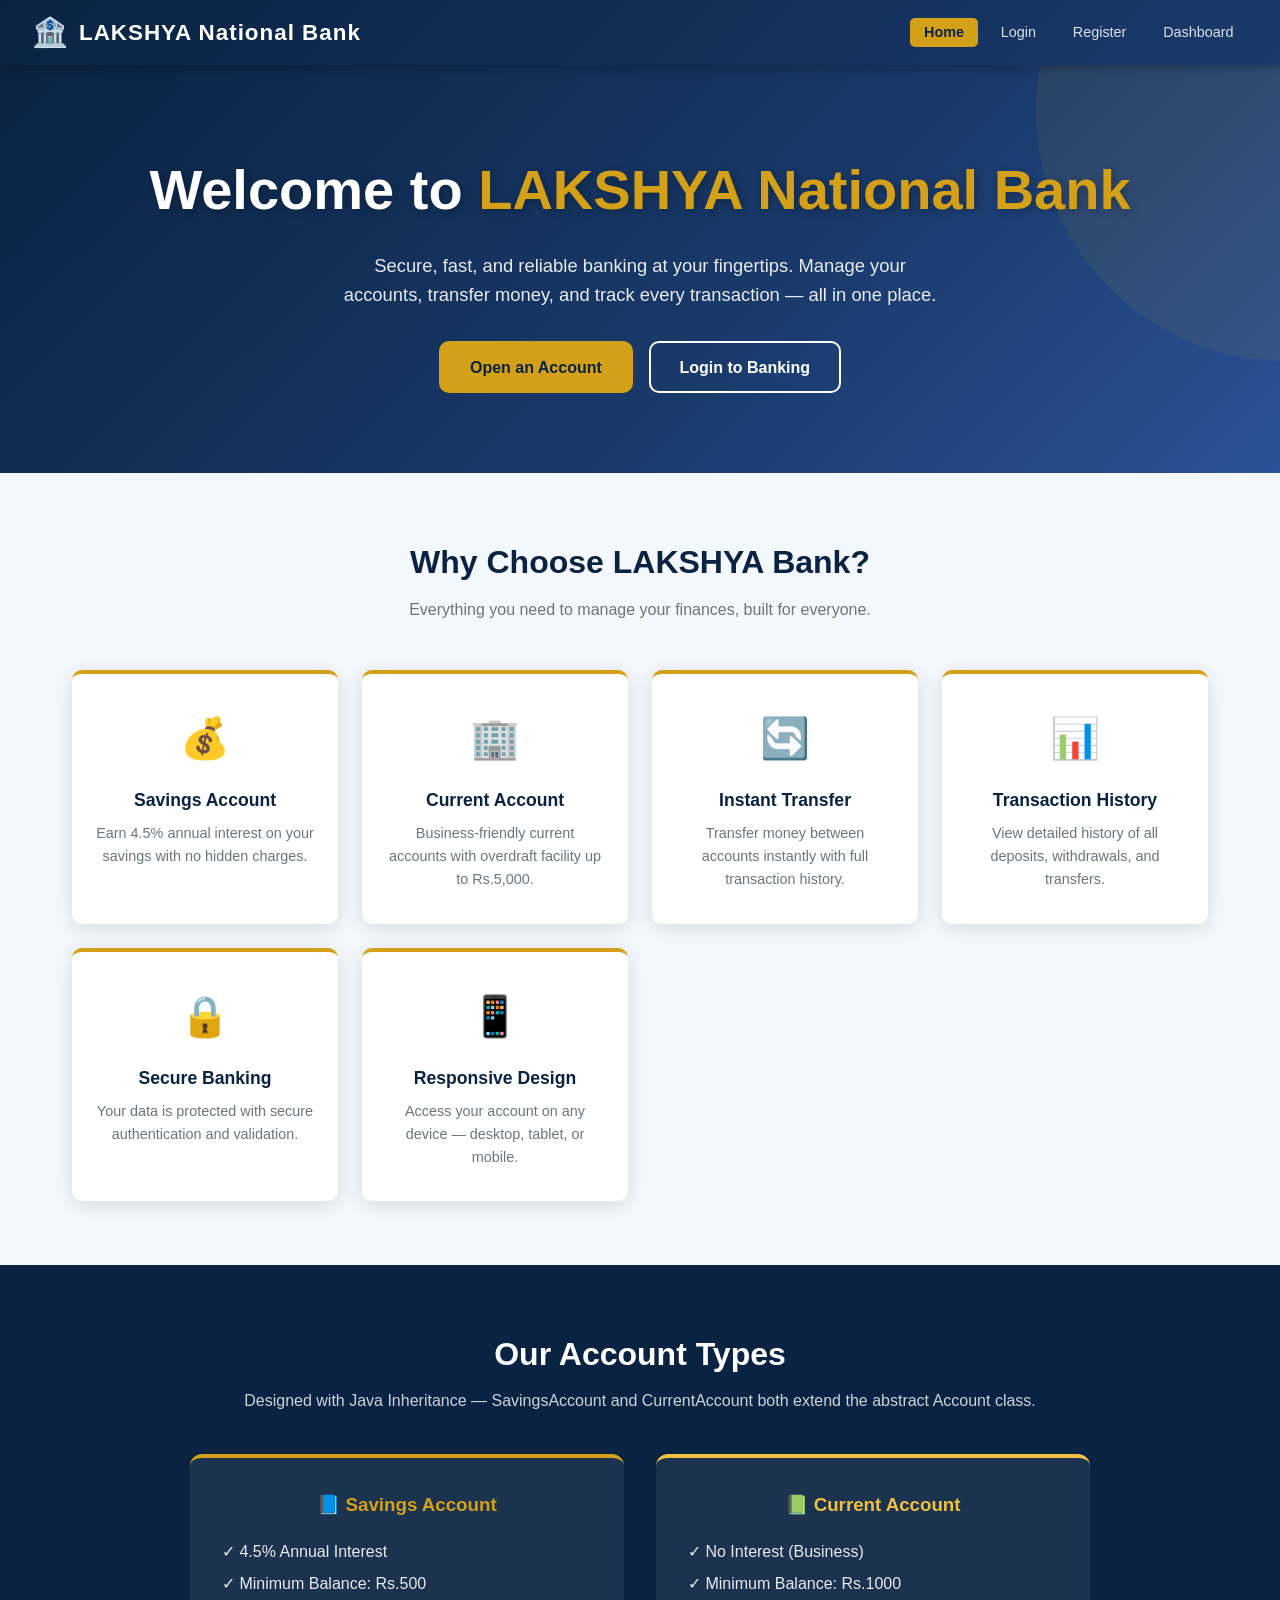
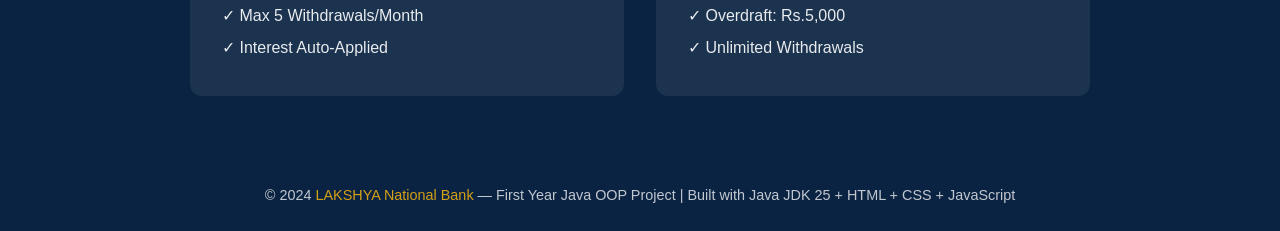
<file: frontend/index.html>
<!DOCTYPE html>
<html lang="en">
<head>
    <meta charset="UTF-8">
    <meta name="viewport" content="width=device-width, initial-scale=1.0">
    <title>LAKSHYA National Bank - Home</title>
    <link rel="stylesheet" href="css/style.css">
</head>
<body>

<!-- ===== NAVBAR ===== -->
<nav class="navbar">
    <div class="navbar-brand">
        <span class="logo-icon">🏦</span>
        LAKSHYA National Bank
    </div>
    <ul class="navbar-nav">
        <li><a href="index.html" class="active">Home</a></li>
        <li><a href="login.html">Login</a></li>
        <li><a href="register.html">Register</a></li>
        <li><a href="dashboard.html">Dashboard</a></li>
    </ul>
    <div class="hamburger" aria-label="Toggle menu">
        <span></span><span></span><span></span>
    </div>
</nav>

<!-- ===== HERO SECTION ===== -->
<section class="hero">
    <h1>Welcome to <span>LAKSHYA National Bank</span></h1>
    <p>Secure, fast, and reliable banking at your fingertips.
       Manage your accounts, transfer money, and track every transaction
       — all in one place.</p>
    <div class="hero-buttons">
        <a href="register.html" class="btn btn-primary">Open an Account</a>
        <a href="login.html"    class="btn btn-outline">Login to Banking</a>
    </div>
</section>

<!-- ===== FEATURES ===== -->
<section class="features">
    <div class="section-title">
        <h2>Why Choose LAKSHYA Bank?</h2>
        <p>Everything you need to manage your finances, built for everyone.</p>
    </div>

    <div class="features-grid">
        <div class="feature-card fade-in">
            <span class="feature-icon">💰</span>
            <h3>Savings Account</h3>
            <p>Earn 4.5% annual interest on your savings with no hidden charges.</p>
        </div>
        <div class="feature-card fade-in">
            <span class="feature-icon">🏢</span>
            <h3>Current Account</h3>
            <p>Business-friendly current accounts with overdraft facility up to Rs.5,000.</p>
        </div>
        <div class="feature-card fade-in">
            <span class="feature-icon">🔄</span>
            <h3>Instant Transfer</h3>
            <p>Transfer money between accounts instantly with full transaction history.</p>
        </div>
        <div class="feature-card fade-in">
            <span class="feature-icon">📊</span>
            <h3>Transaction History</h3>
            <p>View detailed history of all deposits, withdrawals, and transfers.</p>
        </div>
        <div class="feature-card fade-in">
            <span class="feature-icon">🔒</span>
            <h3>Secure Banking</h3>
            <p>Your data is protected with secure authentication and validation.</p>
        </div>
        <div class="feature-card fade-in">
            <span class="feature-icon">📱</span>
            <h3>Responsive Design</h3>
            <p>Access your account on any device — desktop, tablet, or mobile.</p>
        </div>
    </div>
</section>

<!-- ===== ACCOUNT TYPES ===== -->
<section style="background:var(--primary); padding:4rem 2rem; color:#fff;">
    <div style="max-width:900px; margin:0 auto; text-align:center;">
        <h2 style="font-size:2rem; margin-bottom:0.5rem;">Our Account Types</h2>
        <p style="opacity:0.8; margin-bottom:2.5rem;">Designed with Java Inheritance — SavingsAccount and CurrentAccount both extend the abstract Account class.</p>
        <div style="display:grid; grid-template-columns:1fr 1fr; gap:2rem;">
            <div style="background:rgba(255,255,255,0.07); border-radius:12px; padding:2rem; border-top:4px solid var(--accent);">
                <h3 style="color:var(--accent); margin-bottom:1rem;">📘 Savings Account</h3>
                <ul style="list-style:none; text-align:left; opacity:0.9; line-height:2;">
                    <li>✓ 4.5% Annual Interest</li>
                    <li>✓ Minimum Balance: Rs.500</li>
                    <li>✓ Max 5 Withdrawals/Month</li>
                    <li>✓ Interest Auto-Applied</li>
                </ul>
            </div>
            <div style="background:rgba(255,255,255,0.07); border-radius:12px; padding:2rem; border-top:4px solid var(--accent-light);">
                <h3 style="color:var(--accent-light); margin-bottom:1rem;">📗 Current Account</h3>
                <ul style="list-style:none; text-align:left; opacity:0.9; line-height:2;">
                    <li>✓ No Interest (Business)</li>
                    <li>✓ Minimum Balance: Rs.1000</li>
                    <li>✓ Overdraft: Rs.5,000</li>
                    <li>✓ Unlimited Withdrawals</li>
                </ul>
            </div>
        </div>
    </div>
</section>

<!-- ===== FOOTER ===== -->
<footer>
    <p>&copy; 2024 <span>LAKSHYA National Bank</span> — First Year Java OOP Project | Built with Java JDK 25 + HTML + CSS + JavaScript</p>
</footer>

<script src="js/script.js"></script>
</body>
</html>
</file>
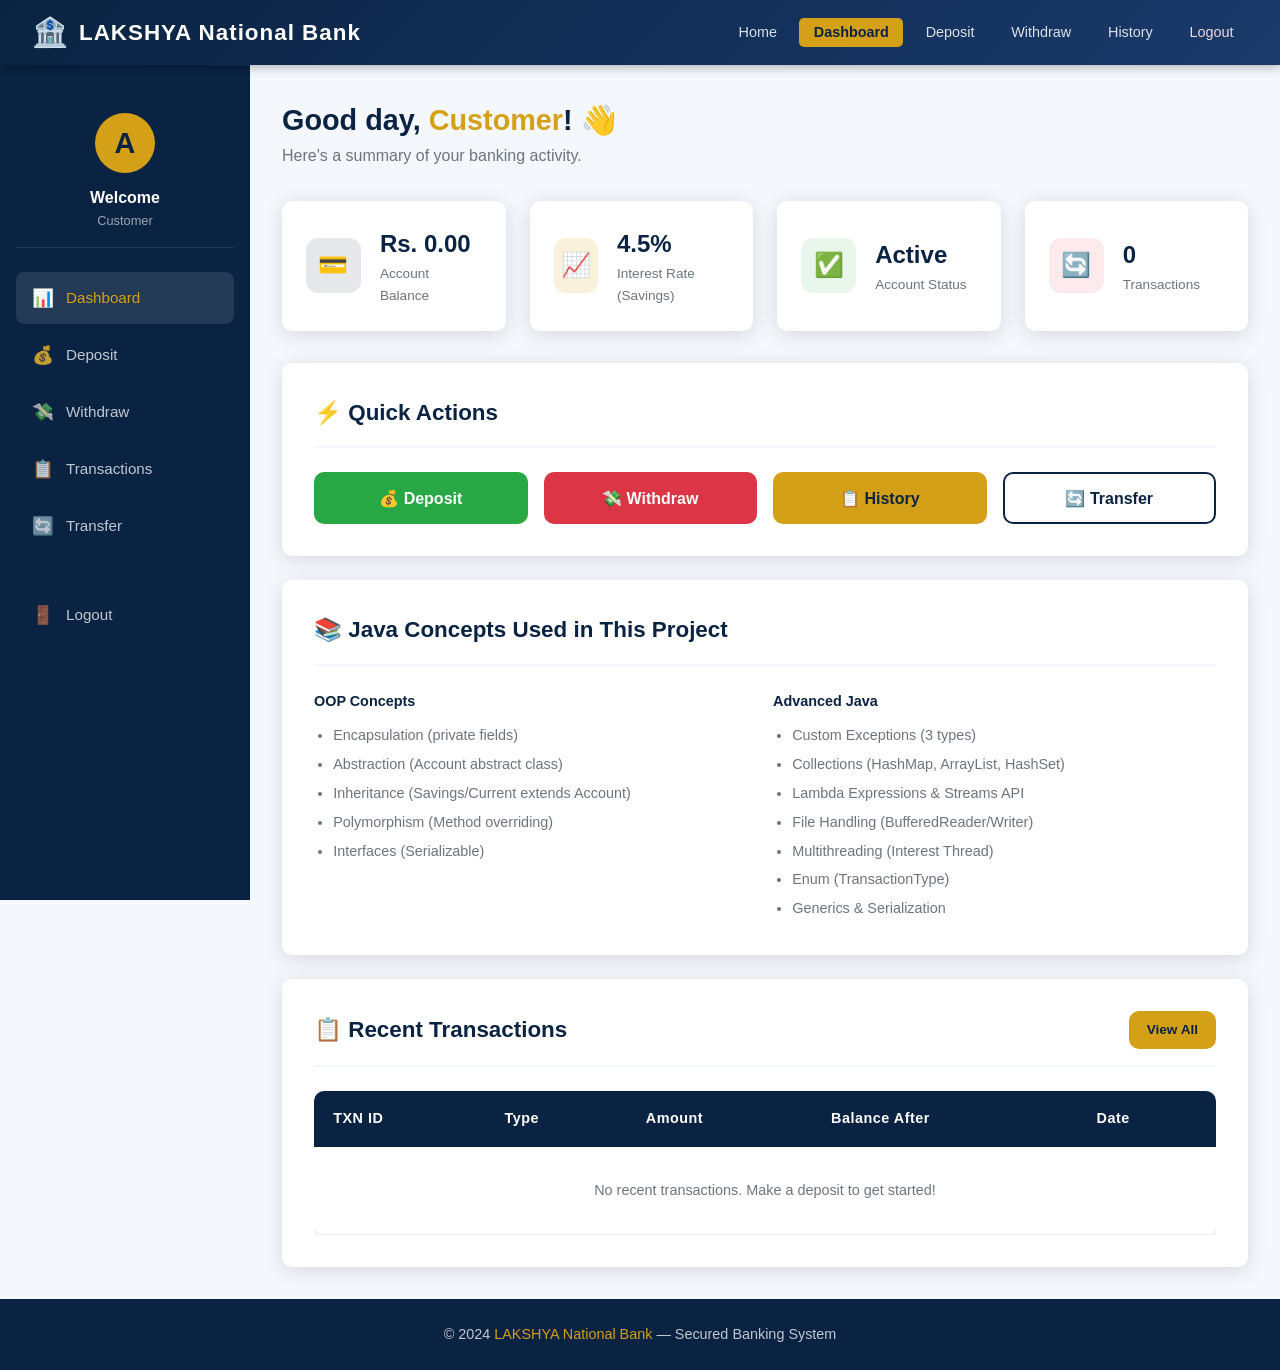
<file: frontend/dashboard.html>
<!DOCTYPE html>
<html lang="en">
<head>
    <meta charset="UTF-8">
    <meta name="viewport" content="width=device-width, initial-scale=1.0">
    <title>LAKSHYA National Bank - Dashboard</title>
    <link rel="stylesheet" href="css/style.css">
</head>
<body>

<!-- ===== NAVBAR ===== -->
<nav class="navbar">
    <div class="navbar-brand">
        <span class="logo-icon">🏦</span>
        LAKSHYA National Bank
    </div>
    <ul class="navbar-nav">
        <li><a href="index.html">Home</a></li>
        <li><a href="dashboard.html" class="active">Dashboard</a></li>
        <li><a href="deposit.html">Deposit</a></li>
        <li><a href="withdraw.html">Withdraw</a></li>
        <li><a href="history.html">History</a></li>
        <li><a href="#" id="logoutBtn" style="color:#f8d7da;">Logout</a></li>
    </ul>
    <div class="hamburger"><span></span><span></span><span></span></div>
</nav>

<!-- ===== DASHBOARD LAYOUT ===== -->
<div class="dashboard-layout">

    <!-- SIDEBAR -->
    <aside class="sidebar">
        <div class="sidebar-user">
            <div class="user-avatar">A</div>
            <h4 class="user-display-name">Welcome</h4>
            <p>Customer</p>
        </div>
        <ul class="sidebar-nav">
            <li><a href="dashboard.html" class="active"><span class="nav-icon">📊</span> Dashboard</a></li>
            <li><a href="deposit.html"><span class="nav-icon">💰</span> Deposit</a></li>
            <li><a href="withdraw.html"><span class="nav-icon">💸</span> Withdraw</a></li>
            <li><a href="history.html"><span class="nav-icon">📋</span> Transactions</a></li>
            <li><a href="#" onclick="alert('Transfer: Use the Java console app for transfers.')"><span class="nav-icon">🔄</span> Transfer</a></li>
            <li style="margin-top:auto; padding-top:2rem;">
                <a href="#" id="logoutSidebar"><span class="nav-icon">🚪</span> Logout</a>
            </li>
        </ul>
    </aside>

    <!-- MAIN CONTENT -->
    <main class="dashboard-main">

        <div class="dashboard-header">
            <h1>Good day, <span class="user-display-name" style="color:var(--accent);">Customer</span>! 👋</h1>
            <p>Here's a summary of your banking activity.</p>
        </div>

        <!-- Stats Cards -->
        <div class="stats-grid">
            <div class="stat-card">
                <div class="stat-icon blue">💳</div>
                <div class="stat-info">
                    <h3 id="currentBalance">Rs. 0.00</h3>
                    <p>Account Balance</p>
                </div>
            </div>
            <div class="stat-card">
                <div class="stat-icon gold">📈</div>
                <div class="stat-info">
                    <h3>4.5%</h3>
                    <p>Interest Rate (Savings)</p>
                </div>
            </div>
            <div class="stat-card">
                <div class="stat-icon green">✅</div>
                <div class="stat-info">
                    <h3>Active</h3>
                    <p>Account Status</p>
                </div>
            </div>
            <div class="stat-card">
                <div class="stat-icon red">🔄</div>
                <div class="stat-info">
                    <h3 id="txnCount">0</h3>
                    <p>Transactions</p>
                </div>
            </div>
        </div>

        <!-- Quick Actions -->
        <div class="card mb-3">
            <div class="card-header">
                <h2>⚡ Quick Actions</h2>
            </div>
            <div style="display:grid; grid-template-columns: repeat(auto-fit, minmax(140px,1fr)); gap:1rem;">
                <a href="deposit.html" class="btn btn-success">💰 Deposit</a>
                <a href="withdraw.html" class="btn btn-danger">💸 Withdraw</a>
                <a href="history.html" class="btn btn-primary">📋 History</a>
                <button class="btn btn-outline" style="color:var(--primary); border-color:var(--primary);"
                        onclick="alert('Transfer feature: Run the Java backend (Main.java) for full transfer functionality.')">
                    🔄 Transfer
                </button>
            </div>
        </div>

        <!-- Java Concepts Summary -->
        <div class="card mb-3">
            <div class="card-header">
                <h2>📚 Java Concepts Used in This Project</h2>
            </div>
            <div style="display:grid; grid-template-columns:1fr 1fr; gap:1rem; font-size:0.9rem;">
                <div>
                    <strong style="color:var(--primary);">OOP Concepts</strong>
                    <ul style="margin-top:0.5rem; padding-left:1.2rem; line-height:2; color:var(--text-muted);">
                        <li>Encapsulation (private fields)</li>
                        <li>Abstraction (Account abstract class)</li>
                        <li>Inheritance (Savings/Current extends Account)</li>
                        <li>Polymorphism (Method overriding)</li>
                        <li>Interfaces (Serializable)</li>
                    </ul>
                </div>
                <div>
                    <strong style="color:var(--primary);">Advanced Java</strong>
                    <ul style="margin-top:0.5rem; padding-left:1.2rem; line-height:2; color:var(--text-muted);">
                        <li>Custom Exceptions (3 types)</li>
                        <li>Collections (HashMap, ArrayList, HashSet)</li>
                        <li>Lambda Expressions & Streams API</li>
                        <li>File Handling (BufferedReader/Writer)</li>
                        <li>Multithreading (Interest Thread)</li>
                        <li>Enum (TransactionType)</li>
                        <li>Generics & Serialization</li>
                    </ul>
                </div>
            </div>
        </div>

        <!-- Recent Transactions Preview -->
        <div class="card">
            <div class="card-header d-flex justify-between align-center">
                <h2>📋 Recent Transactions</h2>
                <a href="history.html" class="btn btn-primary" style="padding:0.4rem 1rem; font-size:0.85rem;">View All</a>
            </div>
            <div class="table-wrapper">
                <table>
                    <thead>
                        <tr>
                            <th>TXN ID</th>
                            <th>Type</th>
                            <th>Amount</th>
                            <th>Balance After</th>
                            <th>Date</th>
                        </tr>
                    </thead>
                    <tbody id="recentTxnBody">
                        <tr>
                            <td colspan="5" class="text-center" style="padding:2rem; color:var(--text-muted);">
                                No recent transactions. Make a deposit to get started!
                            </td>
                        </tr>
                    </tbody>
                </table>
            </div>
        </div>

    </main>
</div>

<!-- Footer -->
<footer>
    <p>&copy; 2024 <span>LAKSHYA National Bank</span> — Secured Banking System</p>
</footer>

<script src="js/script.js"></script>
<script>
    // Load dashboard data
    window.addEventListener('DOMContentLoaded', () => {
        const user = JSON.parse(localStorage.getItem('currentUser') || '{}');

        // Check for any account balance stored
        const accountKeys = Object.keys(localStorage).filter(k => k.startsWith('balance_'));
        let totalBal = 0;
        accountKeys.forEach(k => { totalBal += parseFloat(localStorage.getItem(k) || 0); });
        document.getElementById('currentBalance').textContent = 'Rs. ' + totalBal.toFixed(2);

        // Count transactions
        const txnKeys = Object.keys(localStorage).filter(k => k.startsWith('txns_'));
        let txnCount = 0;
        txnKeys.forEach(k => {
            const txns = JSON.parse(localStorage.getItem(k) || '[]');
            txnCount += txns.length;
        });
        document.getElementById('txnCount').textContent = txnCount;

        // Load recent transactions
        const tbody = document.getElementById('recentTxnBody');
        let allTxns = [];
        txnKeys.forEach(k => {
            const txns = JSON.parse(localStorage.getItem(k) || '[]');
            allTxns = allTxns.concat(txns);
        });

        if (allTxns.length > 0) {
            allTxns = allTxns.slice(0, 5); // show 5 most recent
            tbody.innerHTML = '';
            allTxns.forEach(t => {
                const badge = t.type === 'DEPOSIT'
                    ? '<span class="badge badge-success">DEPOSIT</span>'
                    : '<span class="badge badge-danger">WITHDRAWAL</span>';
                tbody.innerHTML += `
                    <tr>
                        <td>${t.id}</td>
                        <td>${badge}</td>
                        <td class="${t.type === 'DEPOSIT' ? 'amount-deposit' : 'amount-withdrawal'}">Rs. ${t.amount}</td>
                        <td>Rs. ${t.balance}</td>
                        <td>${t.date}</td>
                    </tr>`;
            });
        }
    });

    document.getElementById('logoutSidebar')?.addEventListener('click', function(e){
        e.preventDefault();
        localStorage.removeItem('currentUser');
        window.location.href = 'login.html';
    });
</script>
</body>
</html>
</file>
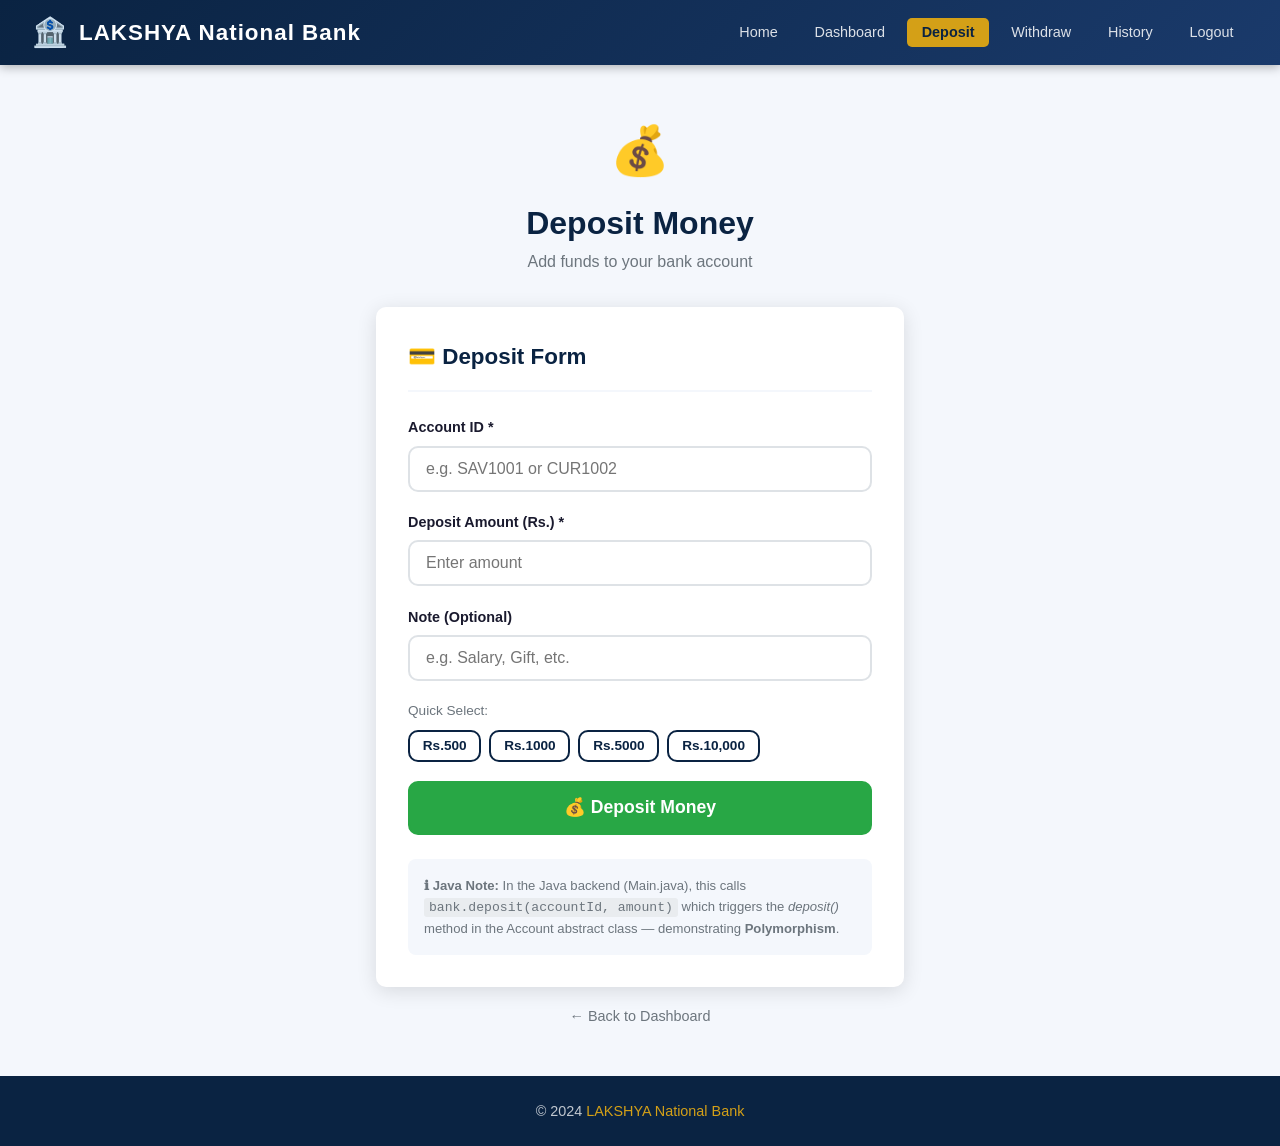
<file: frontend/deposit.html>
<!DOCTYPE html>
<html lang="en">
<head>
    <meta charset="UTF-8">
    <meta name="viewport" content="width=device-width, initial-scale=1.0">
    <title>LAKSHYA National Bank - Deposit</title>
    <link rel="stylesheet" href="css/style.css">
</head>
<body>

<!-- NAVBAR -->
<nav class="navbar">
    <div class="navbar-brand"><span class="logo-icon">🏦</span> LAKSHYA National Bank</div>
    <ul class="navbar-nav">
        <li><a href="index.html">Home</a></li>
        <li><a href="dashboard.html">Dashboard</a></li>
        <li><a href="deposit.html" class="active">Deposit</a></li>
        <li><a href="withdraw.html">Withdraw</a></li>
        <li><a href="history.html">History</a></li>
        <li><a href="login.html">Logout</a></li>
    </ul>
    <div class="hamburger"><span></span><span></span><span></span></div>
</nav>

<div style="max-width:560px; margin:3rem auto; padding:0 1rem;">

    <!-- Page Title -->
    <div style="text-align:center; margin-bottom:2rem;">
        <div style="font-size:3rem;">💰</div>
        <h1 style="color:var(--primary); margin-top:0.5rem;">Deposit Money</h1>
        <p style="color:var(--text-muted);">Add funds to your bank account</p>
    </div>

    <div class="card fade-in">
        <div class="card-header">
            <h2>💳 Deposit Form</h2>
        </div>

        <div id="depositAlert" class="alert"></div>

        <form id="depositForm" novalidate>

            <div class="form-group">
                <label for="depositAccountId">Account ID *</label>
                <input type="text" id="depositAccountId" class="form-control"
                       placeholder="e.g. SAV1001 or CUR1002" required>
                <span class="error-message" id="depositAccountIdError"></span>
            </div>

            <div class="form-group">
                <label for="depositAmount">Deposit Amount (Rs.) *</label>
                <input type="number" id="depositAmount" class="form-control"
                       placeholder="Enter amount" min="1" step="0.01" required>
                <span class="error-message" id="depositAmountError"></span>
                <small id="amountPreview" style="color:var(--primary); font-weight:600; margin-top:0.3rem; display:block;"></small>
            </div>

            <div class="form-group">
                <label for="depositNote">Note (Optional)</label>
                <input type="text" id="depositNote" class="form-control"
                       placeholder="e.g. Salary, Gift, etc.">
            </div>

            <!-- Quick Amount Buttons -->
            <div style="margin-bottom:1.2rem;">
                <p style="font-size:0.85rem; color:var(--text-muted); margin-bottom:0.5rem;">Quick Select:</p>
                <div style="display:flex; gap:0.5rem; flex-wrap:wrap;">
                    <button type="button" class="btn btn-outline quick-amt"
                            style="color:var(--primary); border-color:var(--primary); padding:0.4rem 0.8rem; font-size:0.85rem;"
                            data-amount="500">Rs.500</button>
                    <button type="button" class="btn btn-outline quick-amt"
                            style="color:var(--primary); border-color:var(--primary); padding:0.4rem 0.8rem; font-size:0.85rem;"
                            data-amount="1000">Rs.1000</button>
                    <button type="button" class="btn btn-outline quick-amt"
                            style="color:var(--primary); border-color:var(--primary); padding:0.4rem 0.8rem; font-size:0.85rem;"
                            data-amount="5000">Rs.5000</button>
                    <button type="button" class="btn btn-outline quick-amt"
                            style="color:var(--primary); border-color:var(--primary); padding:0.4rem 0.8rem; font-size:0.85rem;"
                            data-amount="10000">Rs.10,000</button>
                </div>
            </div>

            <button type="submit" id="depositBtn" class="btn btn-success btn-block" style="font-size:1.1rem; padding:0.9rem;">
                💰 Deposit Money
            </button>
        </form>

        <div style="margin-top:1.5rem; background:var(--light-bg); padding:1rem; border-radius:8px; font-size:0.82rem; color:var(--text-muted);">
            <strong>ℹ Java Note:</strong> In the Java backend (Main.java), this calls
            <code style="background:#e9ecef; padding:2px 5px; border-radius:3px;">bank.deposit(accountId, amount)</code>
            which triggers the <em>deposit()</em> method in the Account abstract class — demonstrating <strong>Polymorphism</strong>.
        </div>
    </div>

    <div class="text-center mt-2">
        <a href="dashboard.html" style="color:var(--text-muted); font-size:0.9rem;">← Back to Dashboard</a>
    </div>
</div>

<!-- Footer -->
<footer style="margin-top:3rem;">
    <p>&copy; 2024 <span>LAKSHYA National Bank</span></p>
</footer>

<script src="js/script.js"></script>
<script>
    // Quick amount buttons
    document.querySelectorAll('.quick-amt').forEach(btn => {
        btn.addEventListener('click', function () {
            const amountField = document.getElementById('depositAmount');
            const preview     = document.getElementById('amountPreview');
            amountField.value = this.dataset.amount;
            preview.textContent = 'Amount: Rs. ' + parseFloat(this.dataset.amount).toFixed(2);
            amountField.focus();
        });
    });
</script>
</body>
</html>
</file>
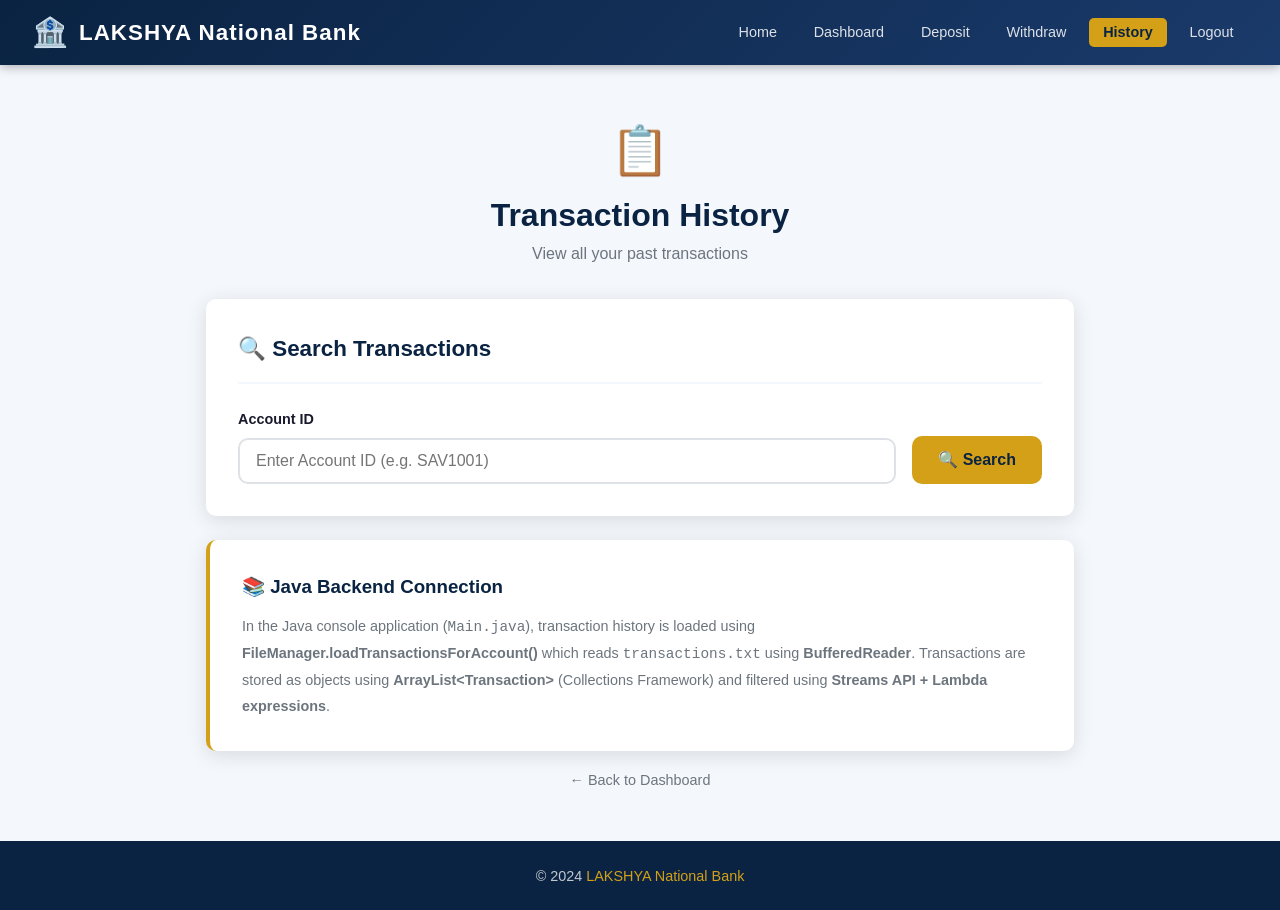
<file: frontend/history.html>
<!DOCTYPE html>
<html lang="en">
<head>
    <meta charset="UTF-8">
    <meta name="viewport" content="width=device-width, initial-scale=1.0">
    <title>LAKSHYA National Bank - Transaction History</title>
    <link rel="stylesheet" href="css/style.css">
</head>
<body>

<!-- NAVBAR -->
<nav class="navbar">
    <div class="navbar-brand"><span class="logo-icon">🏦</span> LAKSHYA National Bank</div>
    <ul class="navbar-nav">
        <li><a href="index.html">Home</a></li>
        <li><a href="dashboard.html">Dashboard</a></li>
        <li><a href="deposit.html">Deposit</a></li>
        <li><a href="withdraw.html">Withdraw</a></li>
        <li><a href="history.html" class="active">History</a></li>
        <li><a href="login.html">Logout</a></li>
    </ul>
    <div class="hamburger"><span></span><span></span><span></span></div>
</nav>

<div style="max-width:900px; margin:3rem auto; padding:0 1rem;">

    <!-- Title -->
    <div style="text-align:center; margin-bottom:2rem;">
        <div style="font-size:3rem;">📋</div>
        <h1 style="color:var(--primary);">Transaction History</h1>
        <p style="color:var(--text-muted);">View all your past transactions</p>
    </div>

    <!-- Search Form -->
    <div class="card fade-in mb-3">
        <div class="card-header">
            <h2>🔍 Search Transactions</h2>
        </div>
        <form id="historyForm" style="display:flex; gap:1rem; align-items:flex-end; flex-wrap:wrap;">
            <div class="form-group" style="flex:1; min-width:200px; margin-bottom:0;">
                <label for="historyAccountId">Account ID</label>
                <input type="text" id="historyAccountId" class="form-control"
                       placeholder="Enter Account ID (e.g. SAV1001)">
            </div>
            <button type="submit" class="btn btn-primary" style="height:48px; padding:0 1.5rem;">
                🔍 Search
            </button>
        </form>
    </div>

    <!-- Summary Cards (populated by JS) -->
    <div id="summaryCards" class="stats-grid mb-3 hidden">
        <div class="stat-card">
            <div class="stat-icon green">⬆</div>
            <div class="stat-info">
                <h3 id="totalDeposits">Rs. 0</h3>
                <p>Total Deposits</p>
            </div>
        </div>
        <div class="stat-card">
            <div class="stat-icon red">⬇</div>
            <div class="stat-info">
                <h3 id="totalWithdrawals">Rs. 0</h3>
                <p>Total Withdrawals</p>
            </div>
        </div>
        <div class="stat-card">
            <div class="stat-icon blue">🔢</div>
            <div class="stat-info">
                <h3 id="totalCount">0</h3>
                <p>Total Transactions</p>
            </div>
        </div>
    </div>

    <!-- Transactions Table -->
    <div id="historyTable" class="card hidden">
        <div class="card-header">
            <h2>📃 Transaction Records</h2>
        </div>
        <div class="table-wrapper">
            <table>
                <thead>
                    <tr>
                        <th>Transaction ID</th>
                        <th>Type</th>
                        <th>Amount</th>
                        <th>Balance After</th>
                        <th>Date & Time</th>
                    </tr>
                </thead>
                <tbody id="historyTableBody"></tbody>
            </table>
        </div>
    </div>

    <!-- Java Connection Note -->
    <div class="card mt-3" style="border-left:4px solid var(--accent);">
        <h3 style="color:var(--primary); margin-bottom:0.75rem;">📚 Java Backend Connection</h3>
        <p style="color:var(--text-muted); font-size:0.9rem; line-height:1.8;">
            In the Java console application (<code>Main.java</code>), transaction history is loaded using
            <strong>FileManager.loadTransactionsForAccount()</strong> which reads <code>transactions.txt</code>
            using <strong>BufferedReader</strong>. Transactions are stored as objects using
            <strong>ArrayList&lt;Transaction&gt;</strong> (Collections Framework) and filtered using
            <strong>Streams API + Lambda expressions</strong>.
        </p>
    </div>

    <div class="text-center mt-2">
        <a href="dashboard.html" style="color:var(--text-muted); font-size:0.9rem;">← Back to Dashboard</a>
    </div>
</div>

<footer style="margin-top:3rem;">
    <p>&copy; 2024 <span>LAKSHYA National Bank</span></p>
</footer>

<script src="js/script.js"></script>
<script>
    // Override form submission to also update summary
    document.getElementById('historyForm').addEventListener('submit', function (e) {
        // let script.js handle table rendering, then update summaries
        setTimeout(() => {
            const accountId = document.getElementById('historyAccountId').value.trim();
            const txns = JSON.parse(localStorage.getItem('txns_' + accountId) || '[]');

            if (txns.length > 0) {
                let deposits = 0, withdrawals = 0;
                txns.forEach(t => {
                    if (t.type === 'DEPOSIT')    deposits += parseFloat(t.amount);
                    else                         withdrawals += parseFloat(t.amount);
                });
                document.getElementById('totalDeposits').textContent    = 'Rs. ' + deposits.toFixed(2);
                document.getElementById('totalWithdrawals').textContent = 'Rs. ' + withdrawals.toFixed(2);
                document.getElementById('totalCount').textContent       = txns.length;
                document.getElementById('summaryCards').classList.remove('hidden');
            }
        }, 100);
    });
</script>
</body>
</html>
</file>
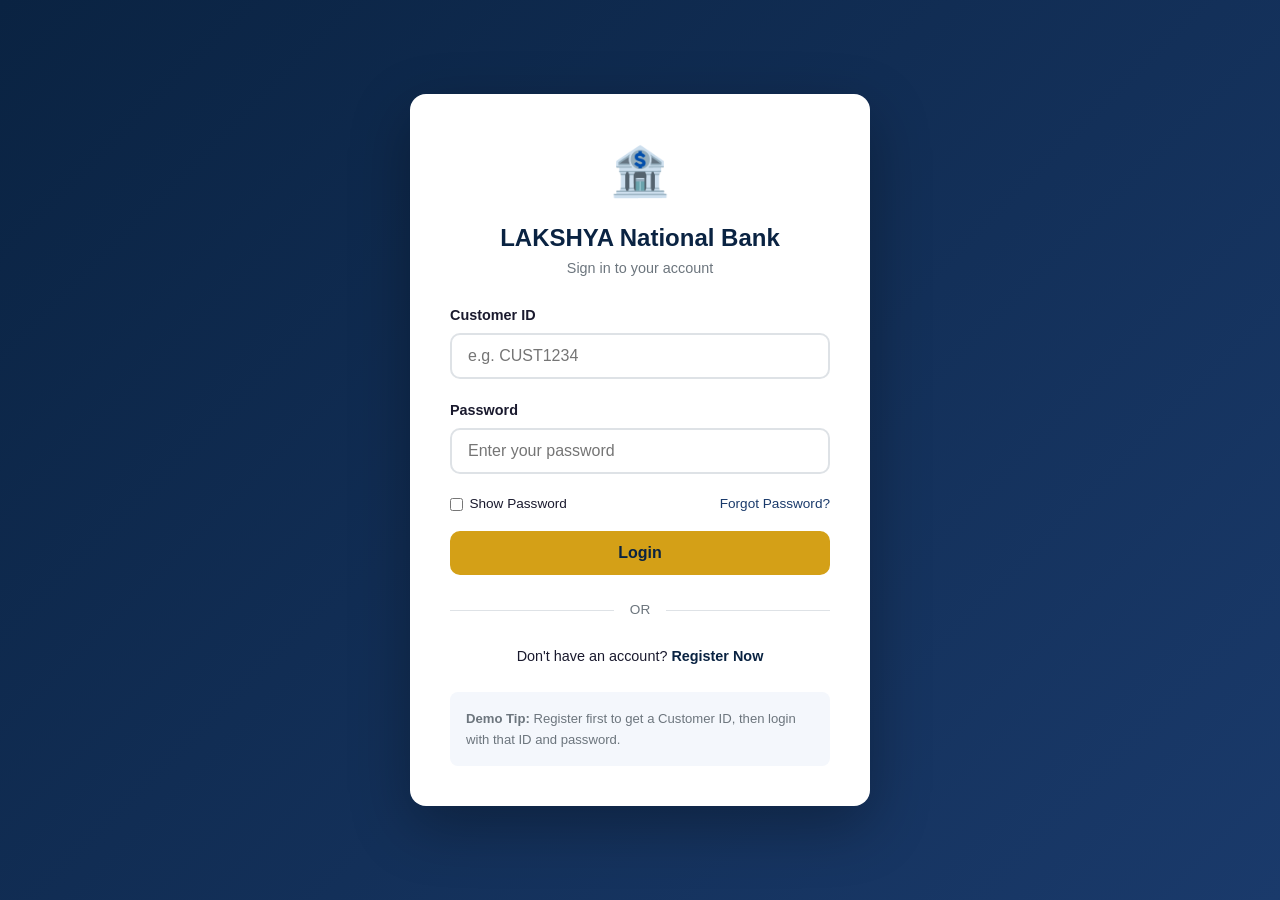
<file: frontend/login.html>
<!DOCTYPE html>
<html lang="en">
<head>
    <meta charset="UTF-8">
    <meta name="viewport" content="width=device-width, initial-scale=1.0">
    <title>LAKSHYA National Bank - Login</title>
    <link rel="stylesheet" href="css/style.css">
</head>
<body>

<div class="auth-wrapper">
    <div class="auth-card fade-in">

        <!-- Logo -->
        <div class="auth-logo">
            <div class="bank-icon">🏦</div>
            <h2>LAKSHYA National Bank</h2>
            <p>Sign in to your account</p>
        </div>

        <!-- Alert -->
        <div id="loginAlert" class="alert"></div>

        <!-- Login Form -->
        <form id="loginForm" novalidate>

            <div class="form-group">
                <label for="loginId">Customer ID</label>
                <input type="text" id="loginId" class="form-control"
                       placeholder="e.g. CUST1234" autocomplete="username" required>
                <span class="error-message" id="loginIdError"></span>
            </div>

            <div class="form-group">
                <label for="loginPassword">Password</label>
                <input type="password" id="loginPassword" class="form-control"
                       placeholder="Enter your password" autocomplete="current-password" required>
                <span class="error-message" id="loginPasswordError"></span>
            </div>

            <div class="d-flex justify-between align-center mb-2" style="font-size:0.85rem;">
                <label style="display:flex;align-items:center;gap:0.4rem;cursor:pointer;">
                    <input type="checkbox" id="showPassword"> Show Password
                </label>
                <a href="#" style="color:var(--primary-light);">Forgot Password?</a>
            </div>

            <button type="submit" id="loginBtn" class="btn btn-primary btn-block">
                Login
            </button>
        </form>

        <div class="divider">OR</div>

        <div class="text-center" style="font-size:0.9rem;">
            Don't have an account? <a href="register.html"><strong>Register Now</strong></a>
        </div>

        <div style="margin-top:1.5rem; background:var(--light-bg); padding:1rem; border-radius:8px; font-size:0.82rem; color:var(--text-muted);">
            <strong>Demo Tip:</strong> Register first to get a Customer ID, then login with that ID and password.
        </div>
    </div>
</div>

<script src="js/script.js"></script>
<script>
    // Show/hide password toggle
    document.getElementById('showPassword').addEventListener('change', function () {
        const pwd = document.getElementById('loginPassword');
        pwd.type = this.checked ? 'text' : 'password';
    });
</script>
</body>
</html>
</file>
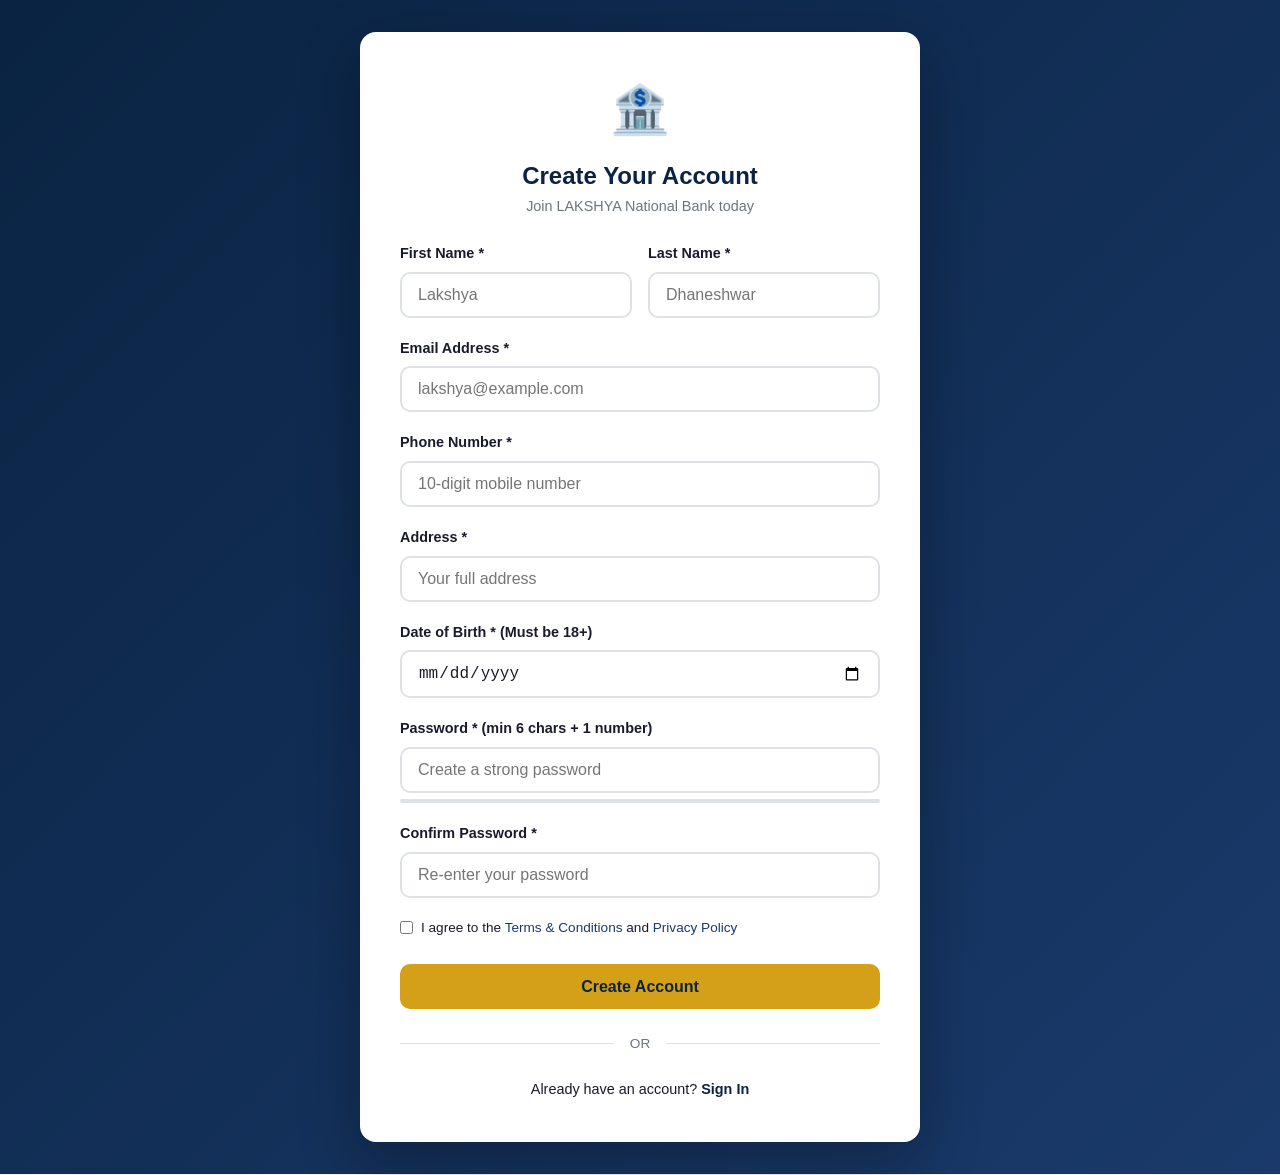
<file: frontend/register.html>
<!DOCTYPE html>
<html lang="en">
<head>
    <meta charset="UTF-8">
    <meta name="viewport" content="width=device-width, initial-scale=1.0">
    <title>LAKSHYA National Bank - Register</title>
    <link rel="stylesheet" href="css/style.css">
</head>
<body>

<div class="auth-wrapper" style="padding: 2rem 1rem;">
    <div class="auth-card fade-in" style="max-width:560px;">

        <!-- Logo -->
        <div class="auth-logo">
            <div class="bank-icon">🏦</div>
            <h2>Create Your Account</h2>
            <p>Join LAKSHYA National Bank today</p>
        </div>

        <!-- Alert -->
        <div id="formAlert" class="alert"></div>

        <!-- Registration Form -->
        <form id="registerForm" novalidate>

            <div style="display:grid; grid-template-columns:1fr 1fr; gap:1rem;">
                <div class="form-group">
                    <label for="firstName">First Name *</label>
                    <input type="text" id="firstName" class="form-control"
                           placeholder="Lakshya" required>
                    <span class="error-message" id="firstNameError"></span>
                </div>
                <div class="form-group">
                    <label for="lastName">Last Name *</label>
                    <input type="text" id="lastName" class="form-control"
                           placeholder="Dhaneshwar" required>
                    <span class="error-message" id="lastNameError"></span>
                </div>
            </div>

            <div class="form-group">
                <label for="email">Email Address *</label>
                <input type="email" id="email" class="form-control"
                       placeholder="lakshya@example.com" required>
                <span class="error-message" id="emailError"></span>
            </div>

            <div class="form-group">
                <label for="phone">Phone Number *</label>
                <input type="tel" id="phone" class="form-control"
                       placeholder="10-digit mobile number" maxlength="10" required>
                <span class="error-message" id="phoneError"></span>
            </div>

            <div class="form-group">
                <label for="address">Address *</label>
                <input type="text" id="address" class="form-control"
                       placeholder="Your full address" required>
                <span class="error-message" id="addressError"></span>
            </div>

            <div class="form-group">
                <label for="dob">Date of Birth * (Must be 18+)</label>
                <input type="date" id="dob" class="form-control" required>
                <span class="error-message" id="dobError"></span>
            </div>

            <div class="form-group">
                <label for="password">Password * (min 6 chars + 1 number)</label>
                <input type="password" id="password" class="form-control"
                       placeholder="Create a strong password" required>
                <span class="error-message" id="passwordError"></span>
                <!-- Password Strength -->
                <div style="margin-top:0.4rem;">
                    <div style="height:4px; background:#dee2e6; border-radius:2px; overflow:hidden;">
                        <div id="strengthBar" style="height:100%; width:0%; transition:all 0.3s;"></div>
                    </div>
                    <small id="strengthText" style="color:var(--text-muted);"></small>
                </div>
            </div>

            <div class="form-group">
                <label for="confirmPassword">Confirm Password *</label>
                <input type="password" id="confirmPassword" class="form-control"
                       placeholder="Re-enter your password" required>
                <span class="error-message" id="confirmPasswordError"></span>
            </div>

            <div class="form-group" style="display:flex;align-items:flex-start;gap:0.5rem;">
                <input type="checkbox" id="terms" style="margin-top:4px;">
                <label for="terms" style="font-weight:400; font-size:0.85rem; cursor:pointer;">
                    I agree to the <a href="#" style="color:var(--primary-light);">Terms & Conditions</a>
                    and <a href="#" style="color:var(--primary-light);">Privacy Policy</a>
                </label>
            </div>

            <button type="submit" id="registerBtn" class="btn btn-primary btn-block">
                Create Account
            </button>
        </form>

        <div class="divider">OR</div>
        <div class="text-center" style="font-size:0.9rem;">
            Already have an account? <a href="login.html"><strong>Sign In</strong></a>
        </div>
    </div>
</div>

<script src="js/script.js"></script>
<script>
    // Check terms before submit
    document.getElementById('registerForm').addEventListener('submit', function(e) {
        if (!document.getElementById('terms').checked) {
            e.stopImmediatePropagation();
            e.preventDefault();
            showAlert('formAlert', 'Please accept the Terms & Conditions to proceed.', 'warning');
        }
    }, true);
</script>
</body>
</html>
</file>
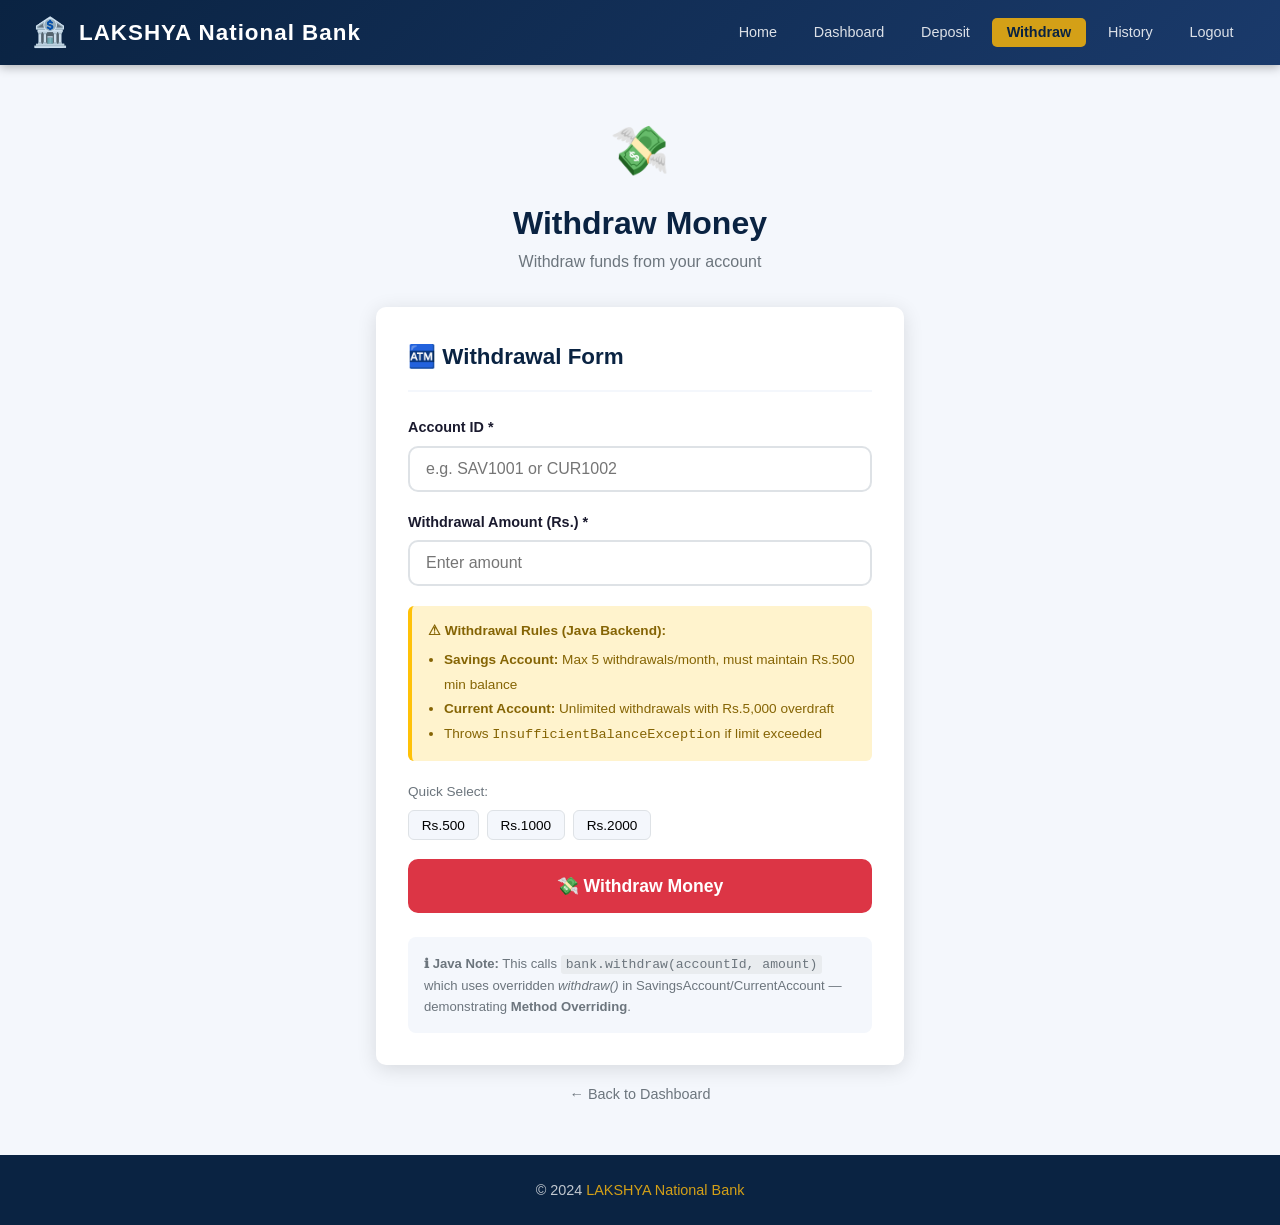
<file: frontend/withdraw.html>
<!DOCTYPE html>
<html lang="en">
<head>
    <meta charset="UTF-8">
    <meta name="viewport" content="width=device-width, initial-scale=1.0">
    <title>LAKSHYA National Bank - Withdraw</title>
    <link rel="stylesheet" href="css/style.css">
</head>
<body>

<!-- NAVBAR -->
<nav class="navbar">
    <div class="navbar-brand"><span class="logo-icon">🏦</span> LAKSHYA National Bank</div>
    <ul class="navbar-nav">
        <li><a href="index.html">Home</a></li>
        <li><a href="dashboard.html">Dashboard</a></li>
        <li><a href="deposit.html">Deposit</a></li>
        <li><a href="withdraw.html" class="active">Withdraw</a></li>
        <li><a href="history.html">History</a></li>
        <li><a href="login.html">Logout</a></li>
    </ul>
    <div class="hamburger"><span></span><span></span><span></span></div>
</nav>

<div style="max-width:560px; margin:3rem auto; padding:0 1rem;">

    <!-- Page Title -->
    <div style="text-align:center; margin-bottom:2rem;">
        <div style="font-size:3rem;">💸</div>
        <h1 style="color:var(--primary); margin-top:0.5rem;">Withdraw Money</h1>
        <p style="color:var(--text-muted);">Withdraw funds from your account</p>
    </div>

    <div class="card fade-in">
        <div class="card-header">
            <h2>🏧 Withdrawal Form</h2>
        </div>

        <div id="withdrawAlert" class="alert"></div>

        <form id="withdrawForm" novalidate>

            <div class="form-group">
                <label for="withdrawAccountId">Account ID *</label>
                <input type="text" id="withdrawAccountId" class="form-control"
                       placeholder="e.g. SAV1001 or CUR1002" required>
                <span class="error-message" id="withdrawAccountIdError"></span>
            </div>

            <div class="form-group">
                <label for="withdrawAmount">Withdrawal Amount (Rs.) *</label>
                <input type="number" id="withdrawAmount" class="form-control"
                       placeholder="Enter amount" min="1" step="0.01" required>
                <span class="error-message" id="withdrawAmountError"></span>
            </div>

            <!-- Rules Info Box -->
            <div style="background:#fff3cd; border-left:4px solid var(--warning);
                        padding:0.9rem 1rem; border-radius:6px; font-size:0.85rem;
                        color:#856404; margin-bottom:1.2rem;">
                <strong>⚠ Withdrawal Rules (Java Backend):</strong>
                <ul style="margin-top:0.4rem; padding-left:1rem; line-height:1.8;">
                    <li><strong>Savings Account:</strong> Max 5 withdrawals/month, must maintain Rs.500 min balance</li>
                    <li><strong>Current Account:</strong> Unlimited withdrawals with Rs.5,000 overdraft</li>
                    <li>Throws <code>InsufficientBalanceException</code> if limit exceeded</li>
                </ul>
            </div>

            <!-- Quick Amount Buttons -->
            <div style="margin-bottom:1.2rem;">
                <p style="font-size:0.85rem; color:var(--text-muted); margin-bottom:0.5rem;">Quick Select:</p>
                <div style="display:flex; gap:0.5rem; flex-wrap:wrap;">
                    <button type="button" class="quick-with"
                            style="background:var(--light-bg); border:1px solid #dee2e6; padding:0.4rem 0.8rem;
                                   border-radius:6px; cursor:pointer; font-size:0.85rem;"
                            data-amount="500">Rs.500</button>
                    <button type="button" class="quick-with"
                            style="background:var(--light-bg); border:1px solid #dee2e6; padding:0.4rem 0.8rem;
                                   border-radius:6px; cursor:pointer; font-size:0.85rem;"
                            data-amount="1000">Rs.1000</button>
                    <button type="button" class="quick-with"
                            style="background:var(--light-bg); border:1px solid #dee2e6; padding:0.4rem 0.8rem;
                                   border-radius:6px; cursor:pointer; font-size:0.85rem;"
                            data-amount="2000">Rs.2000</button>
                </div>
            </div>

            <button type="submit" id="withdrawBtn" class="btn btn-danger btn-block" style="font-size:1.1rem; padding:0.9rem;">
                💸 Withdraw Money
            </button>
        </form>

        <div style="margin-top:1.5rem; background:var(--light-bg); padding:1rem; border-radius:8px; font-size:0.82rem; color:var(--text-muted);">
            <strong>ℹ Java Note:</strong> This calls
            <code style="background:#e9ecef; padding:2px 5px; border-radius:3px;">bank.withdraw(accountId, amount)</code>
            which uses overridden <em>withdraw()</em> in SavingsAccount/CurrentAccount — demonstrating <strong>Method Overriding</strong>.
        </div>
    </div>

    <div class="text-center mt-2">
        <a href="dashboard.html" style="color:var(--text-muted); font-size:0.9rem;">← Back to Dashboard</a>
    </div>
</div>

<footer style="margin-top:3rem;">
    <p>&copy; 2024 <span>LAKSHYA National Bank</span></p>
</footer>

<script src="js/script.js"></script>
<script>
    document.querySelectorAll('.quick-with').forEach(btn => {
        btn.addEventListener('click', function () {
            document.getElementById('withdrawAmount').value = this.dataset.amount;
        });
    });
</script>
</body>
</html>
</file>
<file: frontend/css/style.css>
/* ============================================================
   Bank Management System - Main Stylesheet
   Banking Theme: Deep Blue + Gold + White
   Demonstrates: Responsive Design, Flexbox, Grid, Animations
   ============================================================ */

/* ---- CSS Variables (Custom Properties) ---- */
:root {
  --primary:        #0a2342;   /* deep navy blue */
  --primary-light:  #1a3a6b;
  --accent:         #d4a017;   /* gold */
  --accent-light:   #f0c040;
  --white:          #ffffff;
  --light-bg:       #f4f7fc;
  --text-dark:      #1a1a2e;
  --text-muted:     #6c757d;
  --success:        #28a745;
  --danger:         #dc3545;
  --warning:        #ffc107;
  --info:           #17a2b8;
  --border-radius:  10px;
  --shadow:         0 4px 20px rgba(0, 0, 0, 0.12);
  --transition:     0.3s ease;
}

/* ---- Reset & Base ---- */
*, *::before, *::after {
  margin: 0;
  padding: 0;
  box-sizing: border-box;
}

body {
  font-family: 'Segoe UI', Tahoma, Geneva, Verdana, sans-serif;
  background-color: var(--light-bg);
  color: var(--text-dark);
  line-height: 1.6;
  min-height: 100vh;
}

a {
  text-decoration: none;
  color: var(--primary);
  transition: color var(--transition);
}
a:hover { color: var(--accent); }

/* ============================================================
   NAVIGATION BAR
   ============================================================ */
.navbar {
  background: linear-gradient(135deg, var(--primary), var(--primary-light));
  padding: 0 2rem;
  display: flex;
  align-items: center;
  justify-content: space-between;
  height: 65px;
  position: sticky;
  top: 0;
  z-index: 1000;
  box-shadow: 0 2px 10px rgba(0,0,0,0.3);
}

.navbar-brand {
  display: flex;
  align-items: center;
  gap: 10px;
  color: var(--white);
  font-size: 1.4rem;
  font-weight: 700;
  letter-spacing: 1px;
}

.navbar-brand .logo-icon {
  font-size: 1.8rem;
  color: var(--accent);
}

.navbar-nav {
  display: flex;
  list-style: none;
  gap: 0.5rem;
}

.navbar-nav a {
  color: rgba(255,255,255,0.85);
  padding: 0.4rem 0.9rem;
  border-radius: 5px;
  font-size: 0.9rem;
  transition: background var(--transition), color var(--transition);
}

.navbar-nav a:hover,
.navbar-nav a.active {
  background: var(--accent);
  color: var(--primary);
  font-weight: 600;
}

/* Hamburger (mobile) */
.hamburger {
  display: none;
  flex-direction: column;
  cursor: pointer;
  gap: 5px;
}
.hamburger span {
  width: 25px;
  height: 3px;
  background: var(--white);
  border-radius: 2px;
  transition: var(--transition);
}

/* ============================================================
   HERO SECTION (Home Page)
   ============================================================ */
.hero {
  background: linear-gradient(135deg, var(--primary) 0%, var(--primary-light) 60%, #2a5298 100%);
  color: var(--white);
  padding: 5rem 2rem;
  text-align: center;
  position: relative;
  overflow: hidden;
}

.hero::before {
  content: '';
  position: absolute;
  top: -50%;
  right: -20%;
  width: 500px;
  height: 500px;
  border-radius: 50%;
  background: rgba(212, 160, 23, 0.08);
}

.hero h1 {
  font-size: clamp(2rem, 5vw, 3.5rem);
  font-weight: 800;
  margin-bottom: 1rem;
  text-shadow: 2px 2px 8px rgba(0,0,0,0.3);
}

.hero h1 span { color: var(--accent); }

.hero p {
  font-size: 1.15rem;
  opacity: 0.9;
  max-width: 600px;
  margin: 0 auto 2rem;
}

.hero-buttons {
  display: flex;
  gap: 1rem;
  justify-content: center;
  flex-wrap: wrap;
}

/* ============================================================
   BUTTONS
   ============================================================ */
.btn {
  display: inline-block;
  padding: 0.7rem 1.8rem;
  border-radius: var(--border-radius);
  font-size: 1rem;
  font-weight: 600;
  cursor: pointer;
  border: 2px solid transparent;
  transition: all var(--transition);
  text-align: center;
}

.btn-primary {
  background: var(--accent);
  color: var(--primary);
  border-color: var(--accent);
}
.btn-primary:hover {
  background: var(--accent-light);
  transform: translateY(-2px);
  box-shadow: 0 5px 15px rgba(212,160,23,0.4);
  color: var(--primary);
}

.btn-outline {
  background: transparent;
  color: var(--white);
  border-color: var(--white);
}
.btn-outline:hover {
  background: var(--white);
  color: var(--primary);
  transform: translateY(-2px);
}

.btn-danger {
  background: var(--danger);
  color: var(--white);
  border-color: var(--danger);
}
.btn-danger:hover {
  background: #c82333;
  transform: translateY(-2px);
}

.btn-success {
  background: var(--success);
  color: var(--white);
  border-color: var(--success);
}
.btn-success:hover {
  background: #218838;
  transform: translateY(-2px);
}

.btn-block { width: 100%; }

/* ============================================================
   CARDS
   ============================================================ */
.card {
  background: var(--white);
  border-radius: var(--border-radius);
  box-shadow: var(--shadow);
  padding: 2rem;
  transition: transform var(--transition), box-shadow var(--transition);
}

.card:hover {
  transform: translateY(-4px);
  box-shadow: 0 8px 30px rgba(0,0,0,0.15);
}

.card-header {
  border-bottom: 2px solid var(--light-bg);
  padding-bottom: 1rem;
  margin-bottom: 1.5rem;
}

.card-header h2 {
  color: var(--primary);
  font-size: 1.4rem;
  display: flex;
  align-items: center;
  gap: 0.5rem;
}

/* ============================================================
   FORMS
   ============================================================ */
.form-group {
  margin-bottom: 1.2rem;
}

.form-group label {
  display: block;
  font-weight: 600;
  margin-bottom: 0.4rem;
  color: var(--text-dark);
  font-size: 0.9rem;
}

.form-control {
  width: 100%;
  padding: 0.75rem 1rem;
  border: 2px solid #dee2e6;
  border-radius: var(--border-radius);
  font-size: 1rem;
  transition: border-color var(--transition), box-shadow var(--transition);
  background: var(--white);
  color: var(--text-dark);
}

.form-control:focus {
  outline: none;
  border-color: var(--primary-light);
  box-shadow: 0 0 0 3px rgba(26, 58, 107, 0.15);
}

.form-control.error  { border-color: var(--danger); }
.form-control.valid  { border-color: var(--success); }

.error-message {
  color: var(--danger);
  font-size: 0.8rem;
  margin-top: 0.3rem;
  display: none;
}
.error-message.show { display: block; }

/* ============================================================
   FEATURES SECTION
   ============================================================ */
.features {
  padding: 4rem 2rem;
  max-width: 1200px;
  margin: 0 auto;
}

.section-title {
  text-align: center;
  margin-bottom: 3rem;
}

.section-title h2 {
  font-size: 2rem;
  color: var(--primary);
  margin-bottom: 0.5rem;
}

.section-title p {
  color: var(--text-muted);
  font-size: 1rem;
}

.features-grid {
  display: grid;
  grid-template-columns: repeat(auto-fit, minmax(240px, 1fr));
  gap: 1.5rem;
}

.feature-card {
  background: var(--white);
  border-radius: var(--border-radius);
  padding: 2rem 1.5rem;
  text-align: center;
  box-shadow: var(--shadow);
  transition: transform var(--transition), box-shadow var(--transition);
  border-top: 4px solid var(--accent);
}

.feature-card:hover {
  transform: translateY(-5px);
  box-shadow: 0 10px 30px rgba(0,0,0,0.15);
}

.feature-icon {
  font-size: 2.5rem;
  margin-bottom: 1rem;
  display: block;
}

.feature-card h3 {
  color: var(--primary);
  margin-bottom: 0.5rem;
  font-size: 1.1rem;
}

.feature-card p {
  color: var(--text-muted);
  font-size: 0.9rem;
}

/* ============================================================
   AUTH PAGES (Login / Register)
   ============================================================ */
.auth-wrapper {
  min-height: 100vh;
  display: flex;
  align-items: center;
  justify-content: center;
  background: linear-gradient(135deg, var(--primary) 0%, var(--primary-light) 100%);
  padding: 2rem;
}

.auth-card {
  background: var(--white);
  border-radius: 16px;
  padding: 2.5rem;
  width: 100%;
  max-width: 460px;
  box-shadow: 0 20px 60px rgba(0,0,0,0.3);
}

.auth-logo {
  text-align: center;
  margin-bottom: 1.5rem;
}

.auth-logo .bank-icon {
  font-size: 3rem;
  color: var(--accent);
}

.auth-logo h2 {
  color: var(--primary);
  margin-top: 0.5rem;
}

.auth-logo p {
  color: var(--text-muted);
  font-size: 0.9rem;
}

.divider {
  display: flex;
  align-items: center;
  gap: 1rem;
  margin: 1.5rem 0;
  color: var(--text-muted);
  font-size: 0.85rem;
}
.divider::before,
.divider::after {
  content: '';
  flex: 1;
  height: 1px;
  background: #dee2e6;
}

/* ============================================================
   DASHBOARD
   ============================================================ */
.dashboard-layout {
  display: grid;
  grid-template-columns: 250px 1fr;
  min-height: calc(100vh - 65px);
}

/* Sidebar */
.sidebar {
  background: var(--primary);
  padding: 2rem 1rem;
  position: sticky;
  top: 65px;
  height: calc(100vh - 65px);
  overflow-y: auto;
}

.sidebar-user {
  text-align: center;
  padding: 1rem;
  border-bottom: 1px solid rgba(255,255,255,0.1);
  margin-bottom: 1.5rem;
}

.user-avatar {
  width: 60px;
  height: 60px;
  border-radius: 50%;
  background: var(--accent);
  color: var(--primary);
  font-size: 1.8rem;
  font-weight: 700;
  display: flex;
  align-items: center;
  justify-content: center;
  margin: 0 auto 0.75rem;
}

.sidebar-user h4 { color: var(--white); font-size: 1rem; }
.sidebar-user p  { color: rgba(255,255,255,0.6); font-size: 0.8rem; }

.sidebar-nav { list-style: none; }

.sidebar-nav li { margin-bottom: 0.3rem; }

.sidebar-nav a {
  display: flex;
  align-items: center;
  gap: 0.75rem;
  color: rgba(255,255,255,0.75);
  padding: 0.75rem 1rem;
  border-radius: 8px;
  font-size: 0.95rem;
  transition: all var(--transition);
}

.sidebar-nav a:hover,
.sidebar-nav a.active {
  background: rgba(255,255,255,0.1);
  color: var(--accent);
}

.sidebar-nav a .nav-icon { font-size: 1.1rem; }

/* Dashboard Main Content */
.dashboard-main {
  padding: 2rem;
  background: var(--light-bg);
}

.dashboard-header {
  margin-bottom: 2rem;
}

.dashboard-header h1 {
  color: var(--primary);
  font-size: 1.8rem;
}

.dashboard-header p {
  color: var(--text-muted);
}

/* Stats Cards */
.stats-grid {
  display: grid;
  grid-template-columns: repeat(auto-fit, minmax(200px, 1fr));
  gap: 1.5rem;
  margin-bottom: 2rem;
}

.stat-card {
  background: var(--white);
  border-radius: var(--border-radius);
  padding: 1.5rem;
  box-shadow: var(--shadow);
  display: flex;
  align-items: center;
  gap: 1.2rem;
  transition: transform var(--transition);
}

.stat-card:hover { transform: translateY(-3px); }

.stat-icon {
  width: 55px;
  height: 55px;
  border-radius: 12px;
  display: flex;
  align-items: center;
  justify-content: center;
  font-size: 1.5rem;
}

.stat-icon.blue   { background: rgba(10,35,66,0.1);   color: var(--primary); }
.stat-icon.gold   { background: rgba(212,160,23,0.15); color: var(--accent); }
.stat-icon.green  { background: rgba(40,167,69,0.1);  color: var(--success); }
.stat-icon.red    { background: rgba(220,53,69,0.1);  color: var(--danger); }

.stat-info h3 {
  font-size: 1.5rem;
  font-weight: 700;
  color: var(--primary);
}

.stat-info p {
  color: var(--text-muted);
  font-size: 0.85rem;
}

/* Transaction Table */
.table-wrapper { overflow-x: auto; }

table {
  width: 100%;
  border-collapse: collapse;
  background: var(--white);
  border-radius: var(--border-radius);
  overflow: hidden;
  box-shadow: var(--shadow);
}

thead {
  background: var(--primary);
  color: var(--white);
}

thead th {
  padding: 1rem 1.2rem;
  text-align: left;
  font-size: 0.9rem;
  font-weight: 600;
  letter-spacing: 0.5px;
}

tbody tr {
  border-bottom: 1px solid #f0f0f0;
  transition: background var(--transition);
}

tbody tr:hover { background: var(--light-bg); }

tbody td {
  padding: 0.85rem 1.2rem;
  font-size: 0.9rem;
  color: var(--text-dark);
}

.badge {
  padding: 0.3rem 0.75rem;
  border-radius: 20px;
  font-size: 0.78rem;
  font-weight: 600;
}
.badge-success  { background: rgba(40,167,69,0.1);  color: var(--success); }
.badge-danger   { background: rgba(220,53,69,0.1);  color: var(--danger); }
.badge-info     { background: rgba(23,162,184,0.1); color: var(--info); }
.badge-warning  { background: rgba(255,193,7,0.15); color: #856404; }

/* ============================================================
   ALERT MESSAGES
   ============================================================ */
.alert {
  padding: 0.9rem 1.2rem;
  border-radius: var(--border-radius);
  margin-bottom: 1rem;
  font-size: 0.95rem;
  display: flex;
  align-items: center;
  gap: 0.5rem;
  display: none;
}
.alert.show       { display: flex; }
.alert-success    { background: #d4edda; color: #155724; border-left: 4px solid var(--success); }
.alert-danger     { background: #f8d7da; color: #721c24; border-left: 4px solid var(--danger); }
.alert-info       { background: #d1ecf1; color: #0c5460; border-left: 4px solid var(--info); }
.alert-warning    { background: #fff3cd; color: #856404; border-left: 4px solid var(--warning); }

/* ============================================================
   TRANSACTION PAGE SPECIAL
   ============================================================ */
.amount-deposit    { color: var(--success); font-weight: 700; }
.amount-withdrawal { color: var(--danger);  font-weight: 700; }
.amount-transfer   { color: var(--info);    font-weight: 700; }

/* ============================================================
   FOOTER
   ============================================================ */
footer {
  background: var(--primary);
  color: rgba(255,255,255,0.75);
  text-align: center;
  padding: 1.5rem;
  font-size: 0.9rem;
  margin-top: auto;
}

footer span { color: var(--accent); }

/* ============================================================
   RESPONSIVE DESIGN
   ============================================================ */
@media (max-width: 992px) {
  .dashboard-layout {
    grid-template-columns: 1fr;
  }
  .sidebar {
    position: static;
    height: auto;
  }
}

@media (max-width: 768px) {
  .navbar-nav { display: none; flex-direction: column; }
  .navbar-nav.open { display: flex; }
  .hamburger { display: flex; }

  .hero h1 { font-size: 2rem; }
  .hero-buttons { flex-direction: column; align-items: center; }

  .stats-grid { grid-template-columns: 1fr 1fr; }
}

@media (max-width: 480px) {
  .auth-card { padding: 1.5rem; }
  .stats-grid { grid-template-columns: 1fr; }
  .dashboard-main { padding: 1rem; }
}

/* ============================================================
   LOADING SPINNER
   ============================================================ */
.spinner {
  display: inline-block;
  width: 20px;
  height: 20px;
  border: 3px solid rgba(255,255,255,0.3);
  border-top-color: var(--white);
  border-radius: 50%;
  animation: spin 0.8s linear infinite;
  vertical-align: middle;
  margin-right: 0.5rem;
}

@keyframes spin {
  to { transform: rotate(360deg); }
}

/* Fade-in animation */
@keyframes fadeInUp {
  from { opacity: 0; transform: translateY(20px); }
  to   { opacity: 1; transform: translateY(0); }
}

.fade-in { animation: fadeInUp 0.5s ease forwards; }

/* ============================================================
   UTILITY CLASSES
   ============================================================ */
.text-center   { text-align: center; }
.text-right    { text-align: right; }
.mt-1          { margin-top: 0.5rem; }
.mt-2          { margin-top: 1rem; }
.mt-3          { margin-top: 1.5rem; }
.mb-2          { margin-bottom: 1rem; }
.mb-3          { margin-bottom: 1.5rem; }
.d-flex        { display: flex; }
.align-center  { align-items: center; }
.justify-between { justify-content: space-between; }
.gap-1         { gap: 0.5rem; }
.w-100         { width: 100%; }
.hidden        { display: none !important; }
</file>
